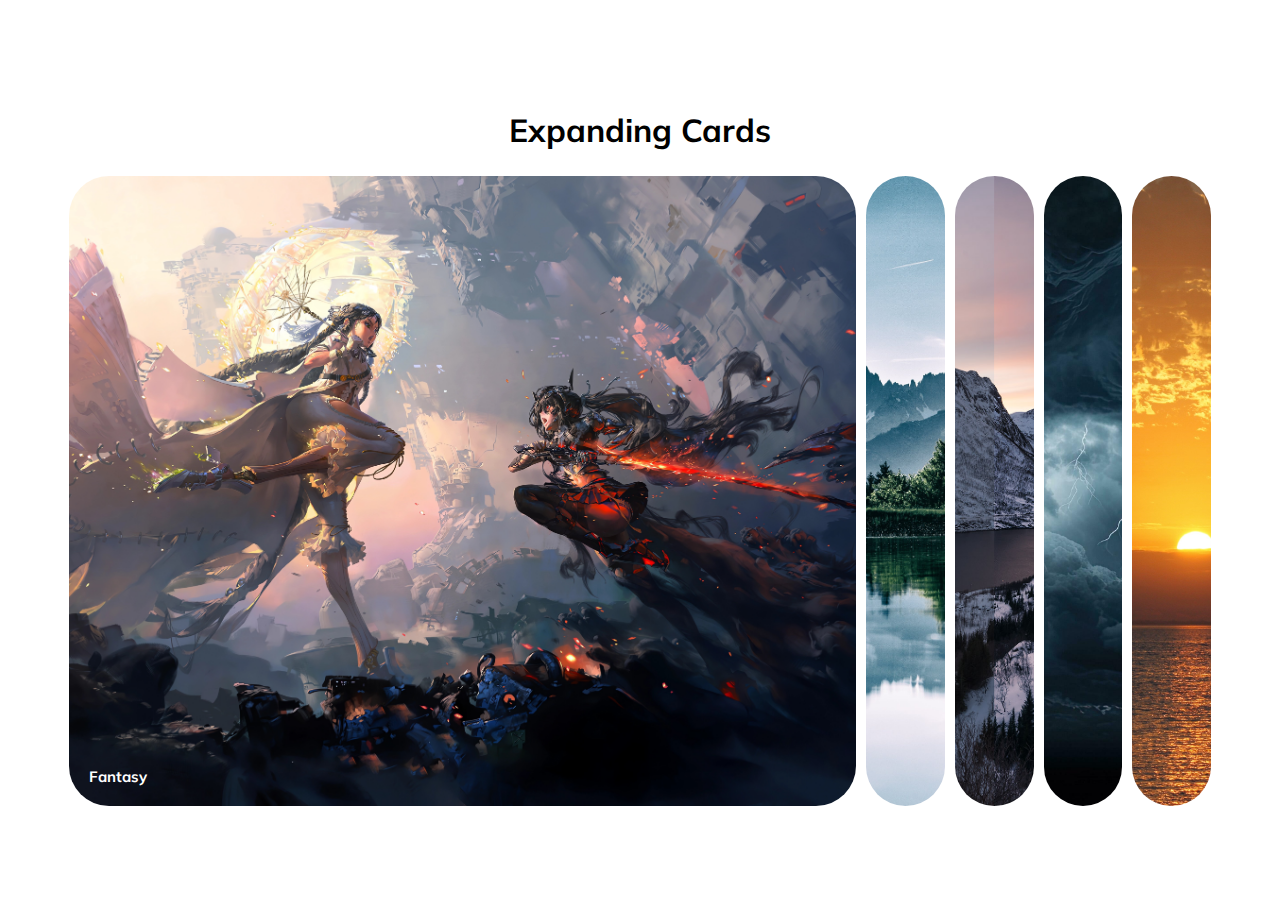
<file: ExpandingCards/index.html>
<!DOCTYPE html>
<html lang="en">
<head>
    <meta charset="UTF-8">
    <meta name="viewport" content="width=device-width, initial-scale=1.0">
    <link rel="stylesheet" href="style.css">
    <title>Expanding Cards</title>
</head>
<body>
    <h1>Expanding Cards</h1>
    <div class="container">
        <div class="panel active" style="background-image:url('../ExpandingCards/Image/Fantasy.jpg');">
            <h3>Fantasy</h3>
        </div>

        <div class="panel" style="background-image:url('../ExpandingCards/Image/nature.jpg');">
            <h3>Nature</h3>
        </div>

        <div class="panel" style="background-image:url('../ExpandingCards/Image/snow.jpg');">
            <h3>Snow</h3>
        </div>

        <div class="panel" style="background-image:url('../ExpandingCards/Image/Storm.jpg');">
            <h3>Storm</h3>
        </div>

        <div class="panel" style="background-image:url('../ExpandingCards/Image/sun.jpg');">
            <h3>Sun</h3>
        </div>

    </div>

    <script src="script.js"></script>  
</body>
</html>
</file>
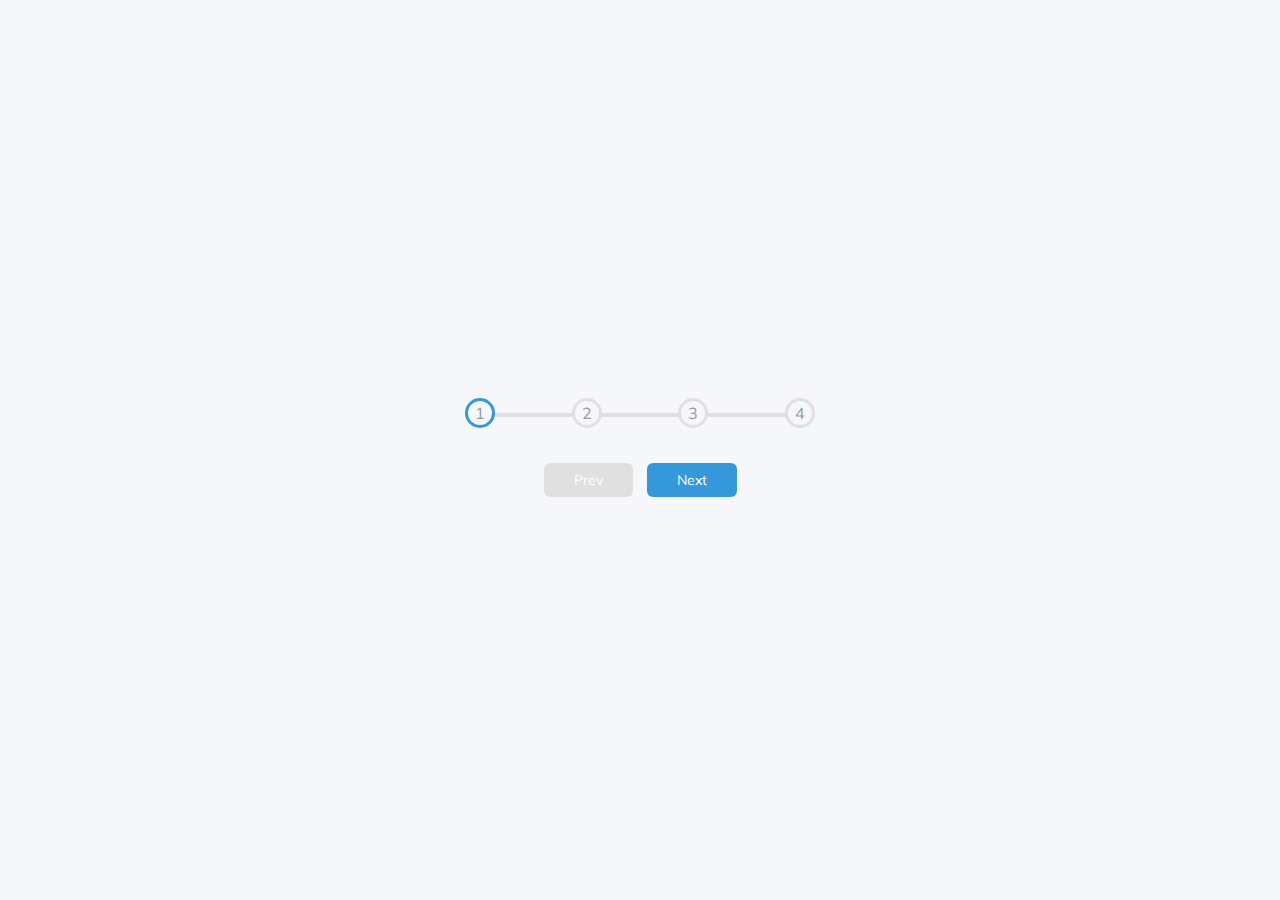
<file: ProgressSteps/index.html>
<!DOCTYPE html>
<html lang="en">
<head>
    <meta charset="UTF-8">
    <meta name="viewport" content="width=device-width, initial-scale=1.0">
    <link rel="stylesheet" href="style.css">
    <title>Progress Steps</title>
</head>
<body>
    <div class="container">
        <div class="progress-container">
            <div class="progress" id="progress"></div>
            <div class="circle active">1</div>
            <div class="circle">2</div>
            <div class="circle">3</div>
            <div class="circle">4</div>
  
        </div>
        <button class="btn" id="prev" disabled>Prev</button>
        <button class="btn" id="next">Next</button>
    </div>


    <script src="script.js"></script>  
</body>
</html>
</file>
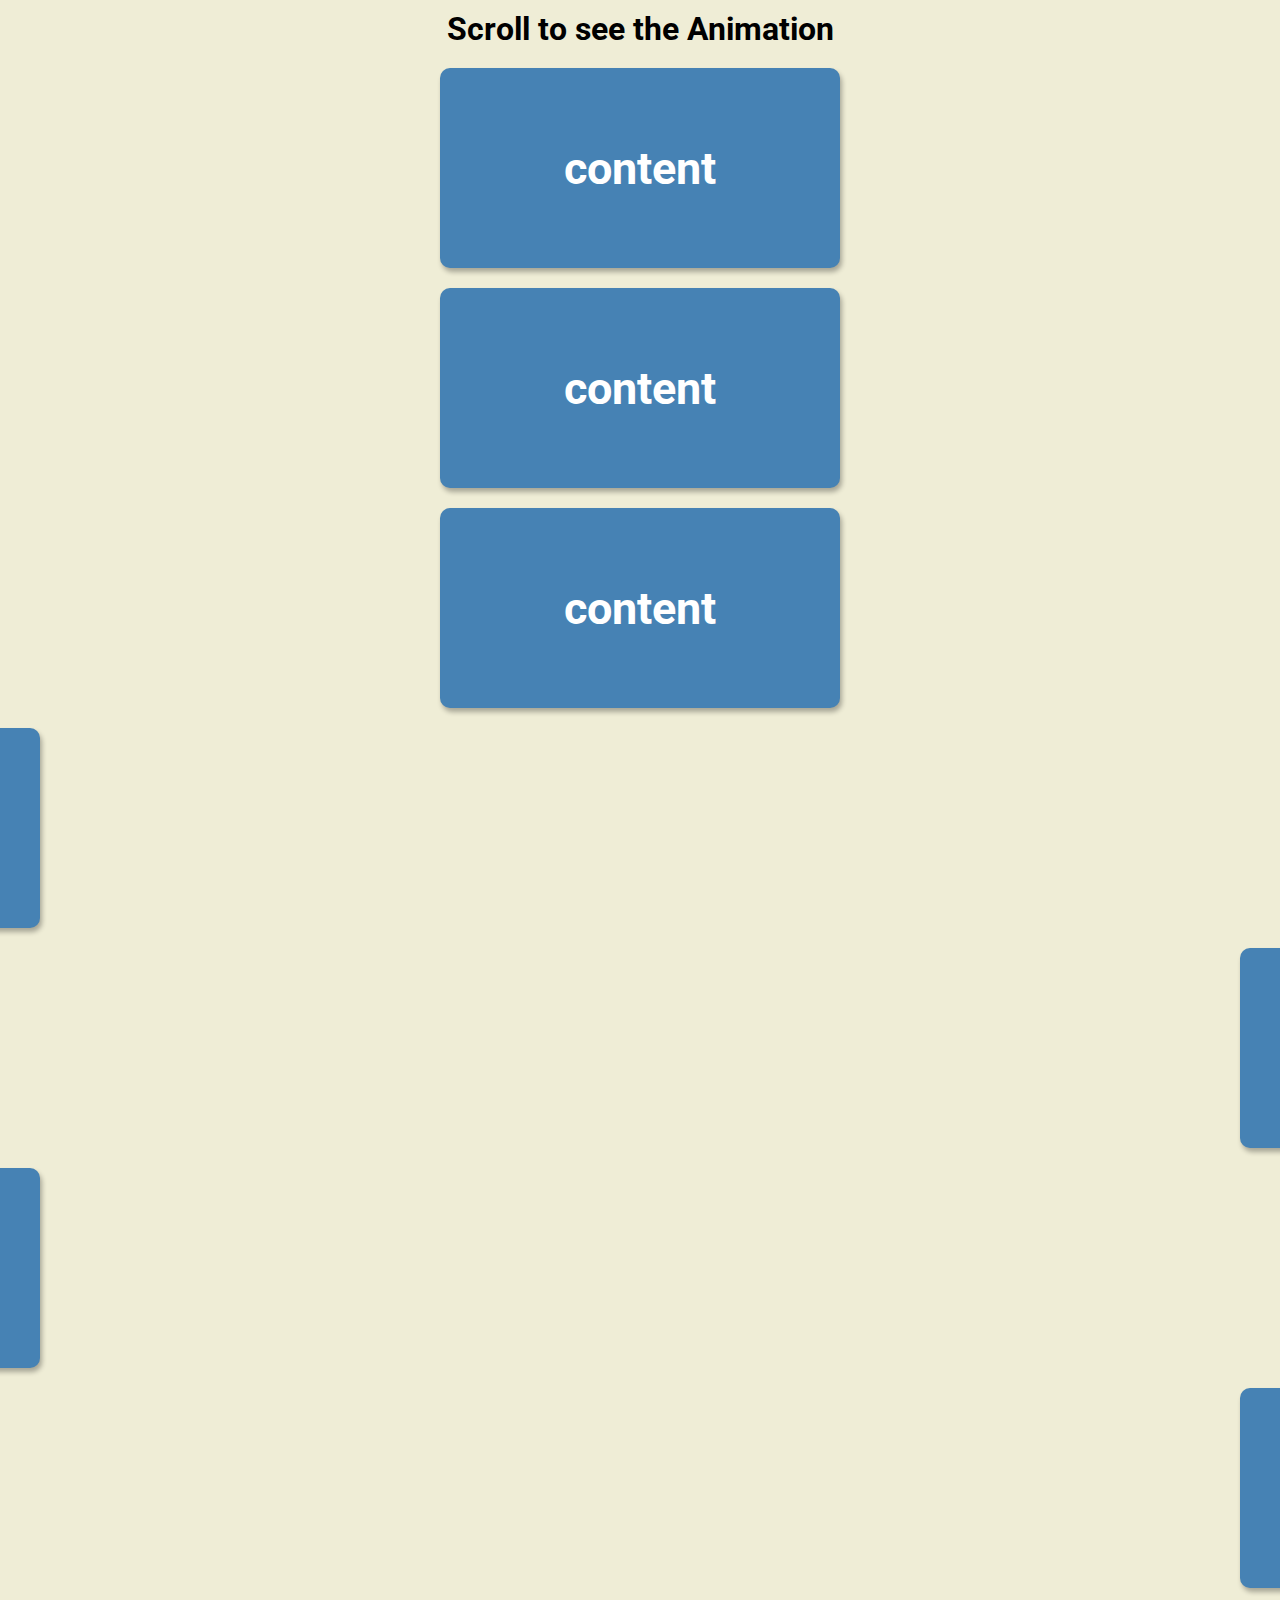
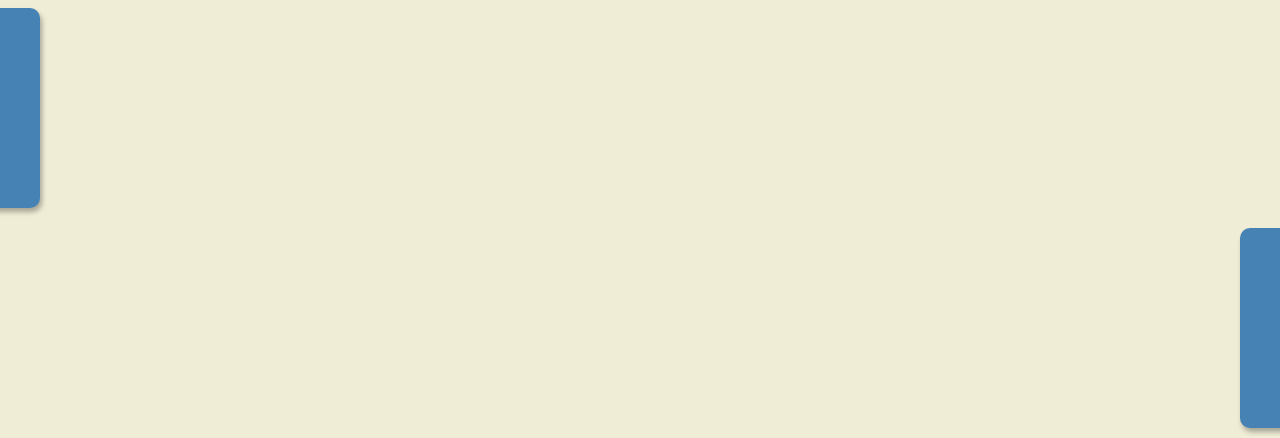
<file: ScrollAnimation/index.html>
<!DOCTYPE html>
<html lang="en">
<head>
    <meta charset="UTF-8">
    <meta name="viewport" content="width=device-width, initial-scale=1.0">
    <link rel="stylesheet" href="style.css">
    <title>Scrool Animation</title>
</head>
<body>
    <h1>Scroll  to see the Animation</h1>

    <div class="box"><h2>content</h2></div>
    <div class="box"><h2>content</h2></div>
    <div class="box"><h2>content</h2></div>
    <div class="box"><h2>content</h2></div>
    <div class="box"><h2>content</h2></div>
    <div class="box"><h2>content</h2></div>
    <div class="box"><h2>content</h2></div>
    <div class="box"><h2>content</h2></div>
    <div class="box"><h2>content</h2></div>


    <script src="script.js"></script>  

</body>
</html>
</file>
<file: ExpandingCards/style.css>
@import url('https://fonts.googleapis.com/css2?family=Muli&display=swap');

*{
    box-sizing:border-box;
}

body {
    font-family: 'Muli',sans-serif;
    display: flex;
    flex-direction: column;
    align-items: center;
    justify-content: center;
    height: 100vh;
    overflow: hidden;
    margin: 0;
}

.container{
    display: flex;
    width:90vw;

}

.panel{
    background-size: auto 100%;
    background-position: center;
    background-repeat: no-repeat;
    height: 70vh;
    border-radius: 40px;
    color: #fff;
    cursor: pointer;
    flex: 0.5;
    margin: 5px;
    position: relative;
    transition: flex 0.7s ease-in;
}

.panel h3 {
    font-size: 15px;
    position: absolute;
    bottom: 20px;
    left:20px;
    margin: 0;
    opacity: 0;
}

.panel.active {
    flex: 5;

}
.panel.panel.active h3{
    opacity: 1;
    transition: opacity 0.3s ease-in;
}

@media(max-width:480px){
    .container{
        width: 100vw;
    }
    .panel:nth-of-type(4),
    .panel:nth-of-type(5){
        display: none;
    }
    
}
</file>
<file: ProgressSteps/style.css>
@import url('https://fonts.googleapis.com/css2?family=Muli&display=swap');

:root {
    --line-border-fill:#3498db;
    --line-border-empty:#e0e0e0;
}
*{
    box-sizing:border-box;
}

body {
    background-color: #f6f7fb;
    font-family: 'Muli',sans-serif;
    display: flex;
    align-items: center;
    justify-content: center;
    height: 100vh;
    overflow: hidden;
    margin: 0;
}

.container {
    text-align: center;
}

.progress-container {
    display: flex;
    justify-content: space-between;
    position: relative;
    margin-bottom: 30px;
    max-width: 100%;
    width: 350px;
}

.progress-container::before {
    content: '';
    background-color:  var(--line-border-empty);
    position: absolute;
    top: 50%;
    left: 0;
    transform: translateY(-50);
    height: 4px;
    width: 100%;
    z-index: -1;
    transition: 0.4s ease;
 }

.progress {
   background-color:  var(--line-border-fill);
   position: absolute;
   top: 50%;
   left: 0;
   transform: translateY(-50);
   height: 4px;
   width: 0%;
   z-index: -1;
   transition: 0.4s ease;
}

.circle {
    background-color:  #f6f7fb;
    color: #999;
    border-radius: 50%;
    height: 30px;
    width: 30px;
    display: flex;
    align-items: center;
    justify-content: center;
    border: 3px solid var(--line-border-empty);
    transition: .4s ease;

}
.circle.active {
    border-color: var(--line-border-fill);

}
.btn {
    background-color:  var(--line-border-fill);
    color: #fff;
    border: 0;
    border-radius: 6px;
    cursor: pointer;
    font-family: inherit;
    padding: 8px 30px;
    margin: 5px;
    font-size: 14px;
}

.btn:active {
    transform: scale(0.98);
}

.btn:focus {
    outline:0;
}

.btn:disabled {
    background-color: var(--line-border-empty);
}
</file>
<file: ScrollAnimation/style.css>
@import url('https://fonts.googleapis.com/css2?family=Roboto:wght@400;700&display=swap');

*{
    box-sizing:border-box;
}

body {
    background-color: #efedd6;
    font-family: 'Roboto',sans-serif;
    display: flex;
    flex-direction: column;
    align-items: center;
    justify-content: center;
    margin: 0;
    overflow-x: hidden;
}

h1 {
    margin: 10px;
}

.box {
    background-color: steelblue;
    color: #fff;
    display: flex;
    align-items: center;
    justify-content: center;
    width: 400px;
    height: 200px;
    margin: 10px;
    border-radius: 10px;
    box-shadow: 2px 4px 5px rgba(0, 0, 0, 0.3);
    transform: translateX(200%);
    transition: transform 0.4 ease;
}

.box:nth-of-type(even) {
    transform: translateX(-200%);
}

.box.show {
    transform: translateX(0);
}

.box h2 {
    font-size: 45px;
}
</file>
